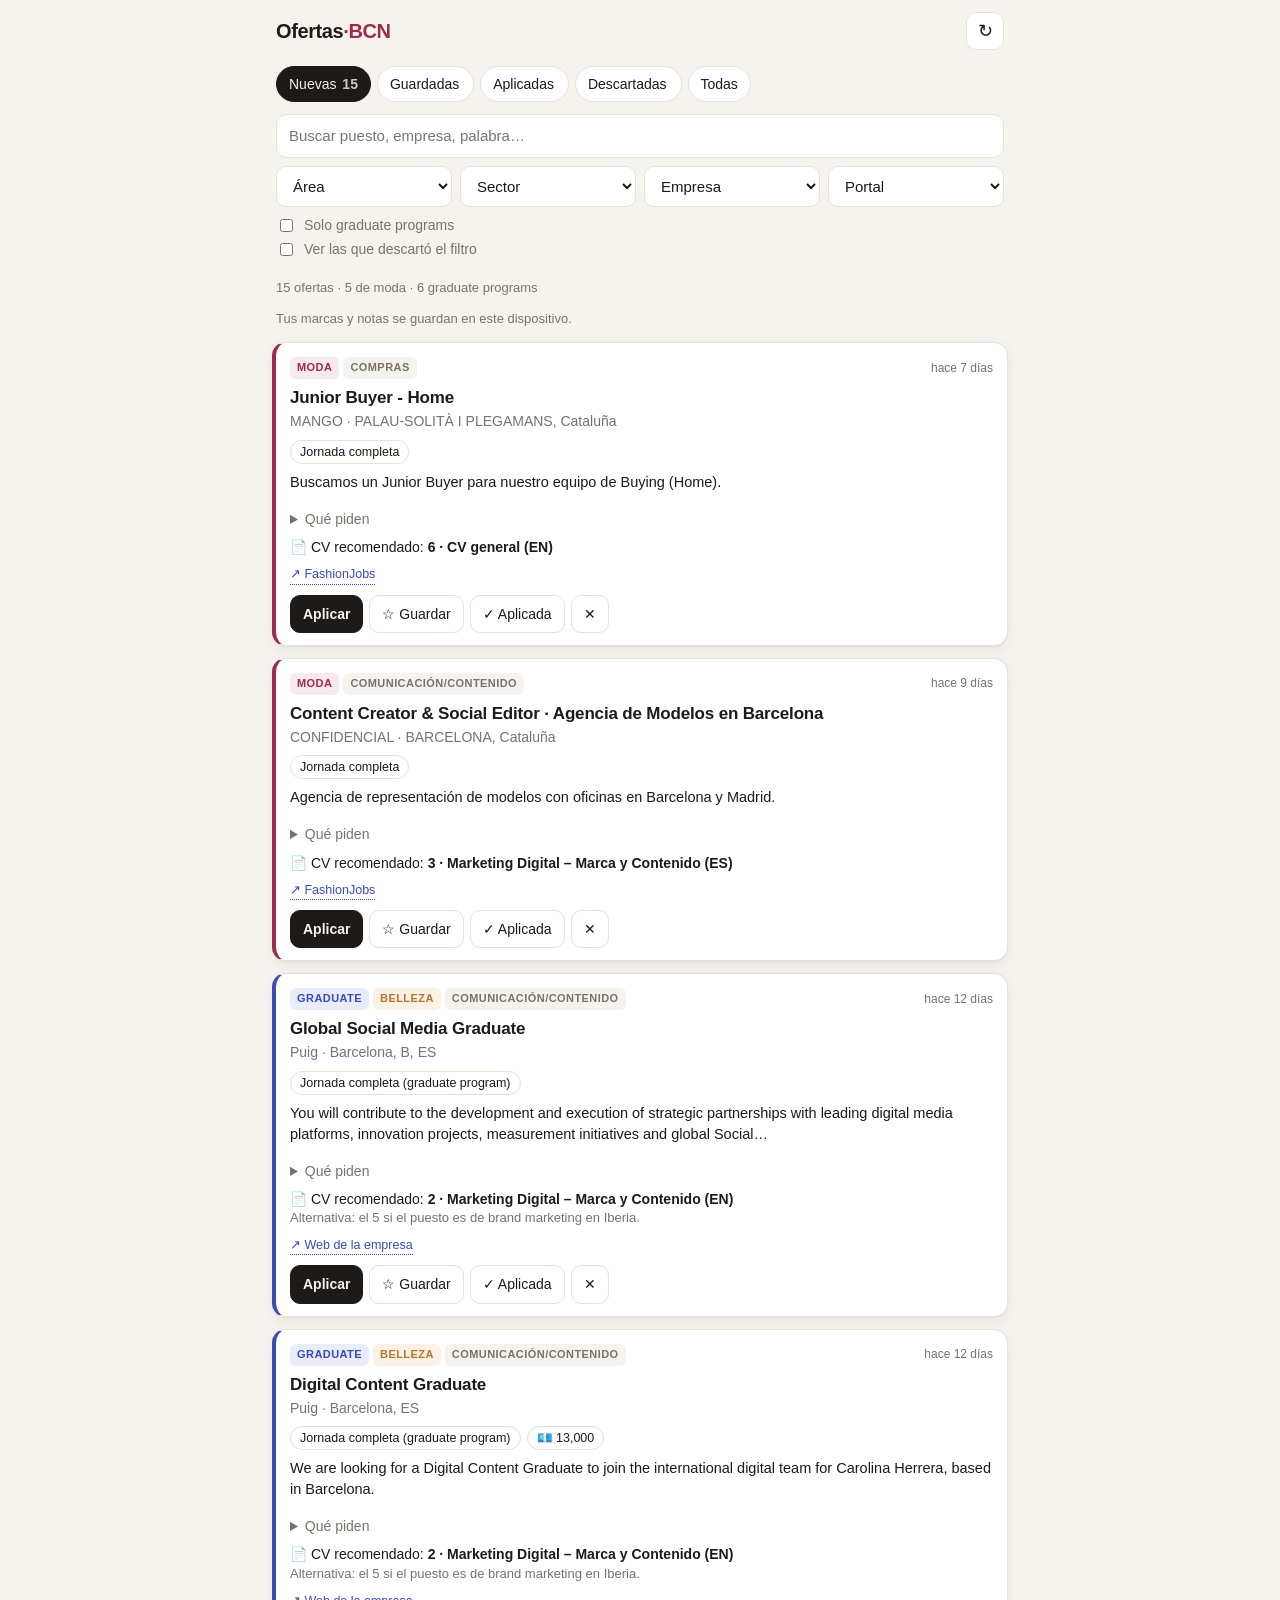
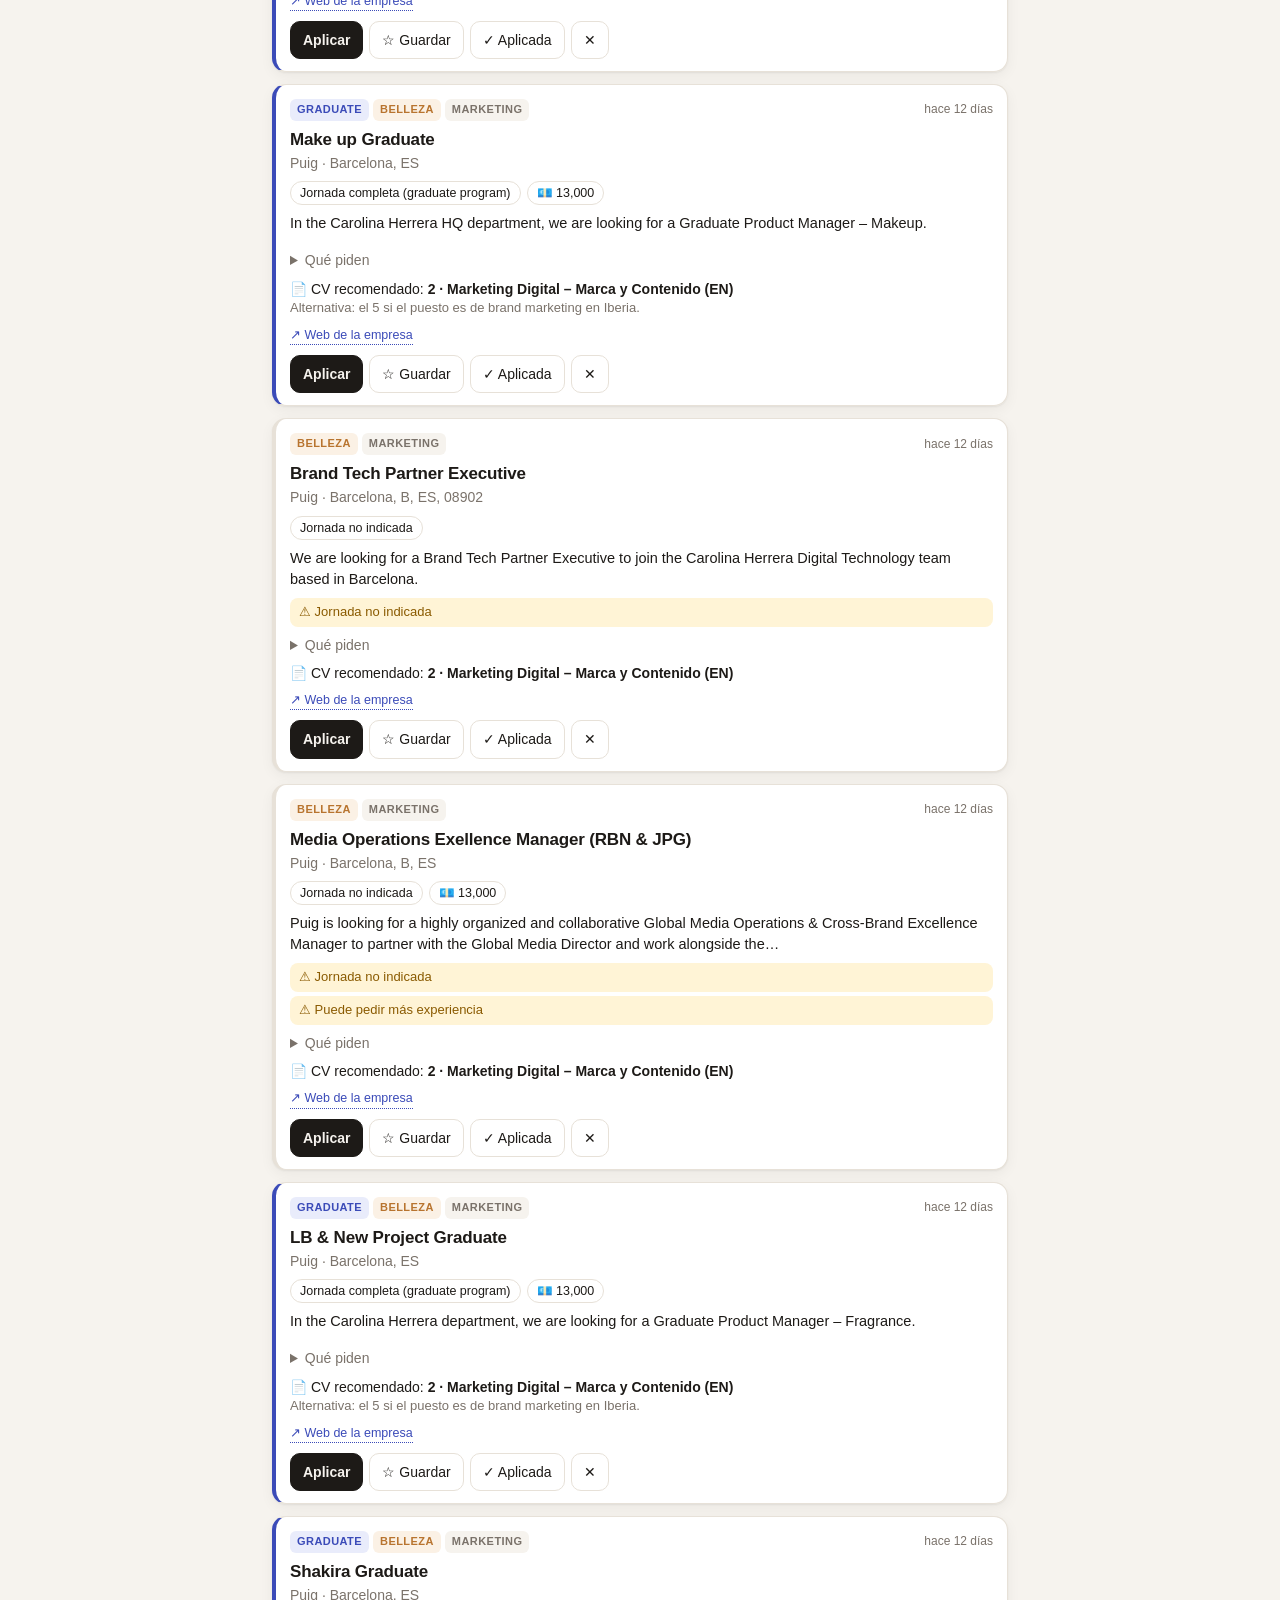
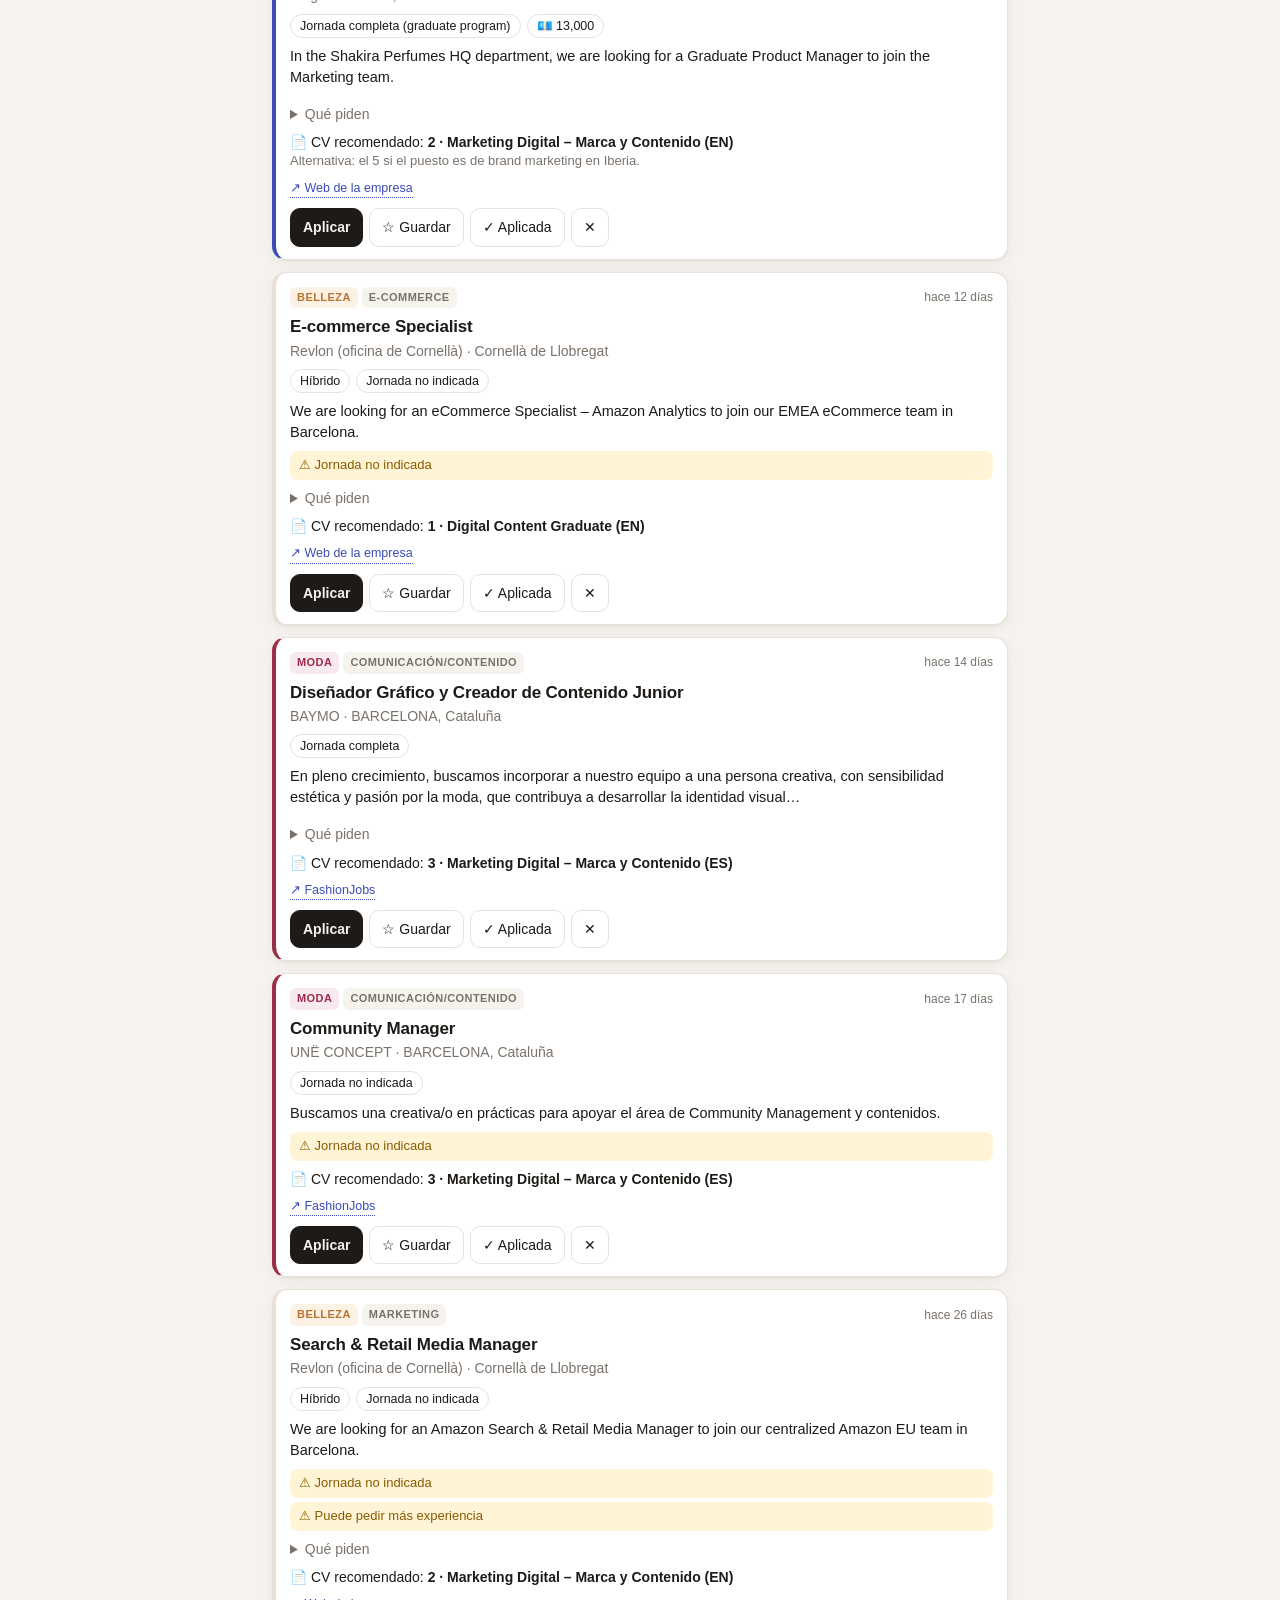
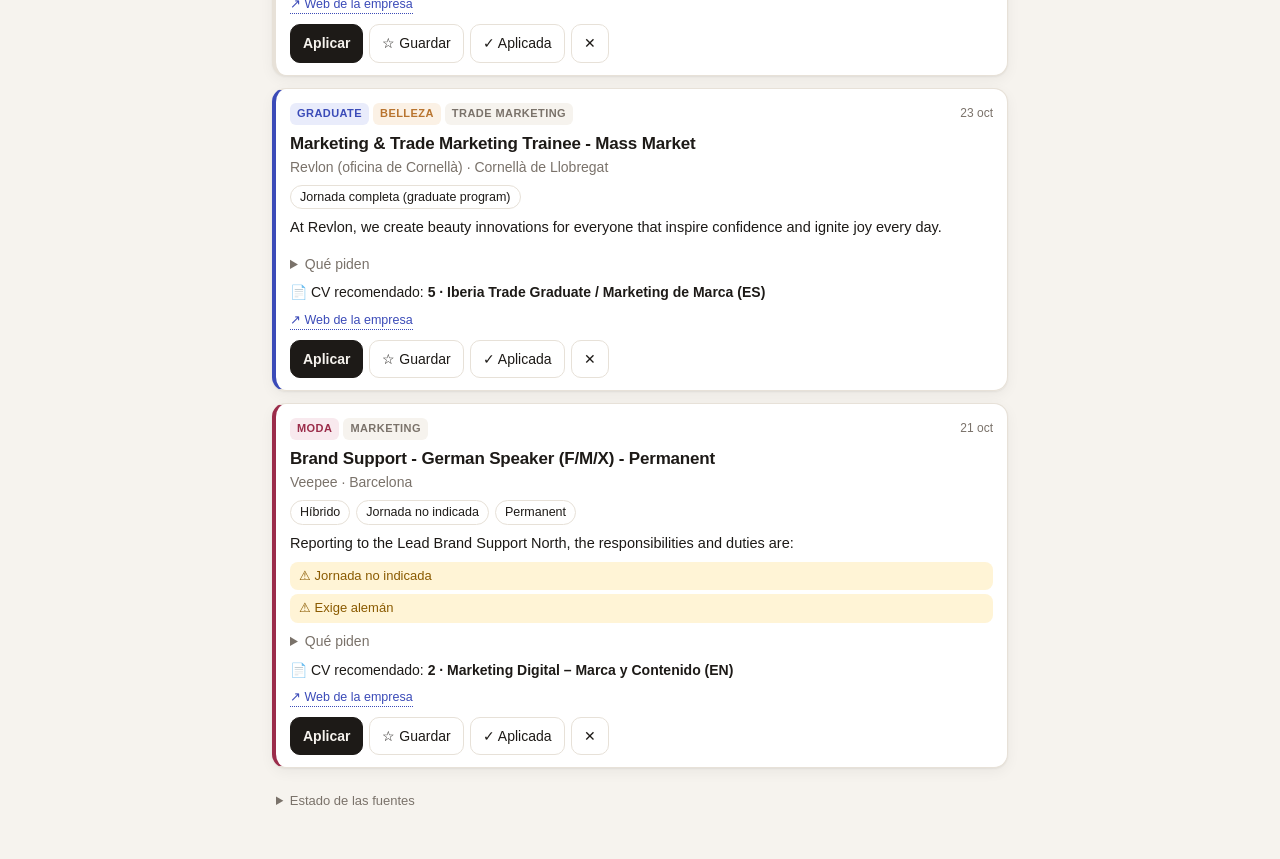
<file: docs/index.html>
<!DOCTYPE html>
<html lang="es">
<head>
  <meta charset="utf-8" />
  <meta name="viewport" content="width=device-width, initial-scale=1, viewport-fit=cover" />
  <meta name="robots" content="noindex, nofollow" />
  <meta name="theme-color" content="#1d1a17" />
  <title>Ofertas · Barcelona</title>
  <link rel="stylesheet" href="style.css" />
  <link rel="icon" href="data:image/svg+xml,<svg xmlns='http://www.w3.org/2000/svg' viewBox='0 0 100 100'><text y='.9em' font-size='90'>👗</text></svg>" />
</head>
<body>
  <div id="app">
    <!-- Aplicación -->
    <section id="main">
      <header class="topbar">
        <div class="brand">Ofertas<span>·BCN</span></div>
        <div class="top-actions">
          <button id="btn-refresh" class="icon-btn" title="Actualizar" aria-label="Actualizar">↻</button>
          
        </div>
      </header>

      <nav class="tabs" id="tabs">
        <button data-tab="nuevas" class="active">Nuevas <b id="c-nuevas"></b></button>
        <button data-tab="guardada">Guardadas <b id="c-guardada"></b></button>
        <button data-tab="aplicada">Aplicadas <b id="c-aplicada"></b></button>
        <button data-tab="descartada">Descartadas <b id="c-descartada"></b></button>
        <button data-tab="todas">Todas</button>
      </nav>

      <div class="filters">
        <input id="f-q" type="search" placeholder="Buscar puesto, empresa, palabra…" />
        <div class="filter-row">
          <select id="f-area"><option value="">Área</option></select>
          <select id="f-sector"><option value="">Sector</option><option>Moda</option><option>Belleza</option></select>
          <select id="f-company"><option value="">Empresa</option></select>
          <select id="f-source"><option value="">Portal</option></select>
        </div>
        <div class="filter-row toggles">
          <label class="toggle"><input id="f-grad" type="checkbox" /> <span>Solo graduate programs</span></label>
          <label class="toggle"><input id="f-rejected" type="checkbox" /> <span>Ver las que descartó el filtro</span></label>
        </div>
      </div>

      <p id="summary-line" class="muted small pad"></p>
      <p class="muted small pad">Tus marcas y notas se guardan en este dispositivo.</p>
      <ul id="list" class="list"></ul>
      <p id="empty" class="muted pad hidden">No hay ofertas con estos filtros.</p>

      <details class="status pad" id="status">
        <summary>Estado de las fuentes</summary>
        <div id="status-body"></div>
      </details>
    </section>
  </div>

  <template id="card-tpl">
    <li class="card">
      <div class="card-top">
        <div class="badges"></div>
        <span class="ago"></span>
      </div>
      <h2 class="title"></h2>
      <p class="company"></p>
      <div class="chips"></div>
      <p class="summary"></p>
      <div class="warnings"></div>
      <details class="reqs"><summary>Qué piden</summary><ul></ul></details>
      <p class="cv"></p>
      <p class="reason"></p>
      <div class="sources"></div>
      <div class="actions">
        <a class="btn primary apply" target="_blank" rel="noopener">Aplicar</a>
        <button class="btn st" data-st="guardada">☆ Guardar</button>
        <button class="btn st" data-st="aplicada">✓ Aplicada</button>
        <button class="btn st" data-st="descartada">✕</button>
      </div>
      <div class="applied hidden">
        <label>CV con el que apliqué
          <select class="cv-used"></select>
        </label>
        <label>Notas
          <textarea class="note" rows="2" placeholder="Fecha, contacto, próximos pasos…"></textarea>
        </label>
      </div>
    </li>
  </template>

  <script type="module" src="app.js"></script>
</body>
</html>
</file>
<file: docs/style.css>
:root {
  --bg: #f6f3ee;
  --card: #ffffff;
  --ink: #1d1a17;
  --muted: #7a726a;
  --line: #e7e1d8;
  --moda: #9b2c4a;
  --moda-soft: #f8e9ee;
  --grad: #3b4bb8;
  --grad-soft: #e9ecfb;
  --belleza: #b8742f;
  --belleza-soft: #fbf1e5;
  --warn: #8a5a00;
  --warn-soft: #fff4d6;
  --ok: #1f7a4d;
  --radius: 14px;
  --shadow: 0 1px 2px rgba(29, 26, 23, .06), 0 4px 14px rgba(29, 26, 23, .05);
  font-family: ui-sans-serif, -apple-system, "Segoe UI", Roboto, "Helvetica Neue", Arial, sans-serif;
}
@media (prefers-color-scheme: dark) {
  :root {
    --bg: #141210; --card: #1f1c19; --ink: #f2ede6; --muted: #a39a90; --line: #33302b;
    --moda-soft: #3a1d26; --grad-soft: #1f2445; --belleza-soft: #3a2b1b; --warn-soft: #3a2f12; --warn: #f0c35a;
    --moda: #e07b97; --grad: #8f9cf0; --belleza: #e0a566;
  }
}
* { box-sizing: border-box; }
html, body { margin: 0; background: var(--bg); color: var(--ink); }
body { font-size: 15px; line-height: 1.45; -webkit-font-smoothing: antialiased; }
.hidden { display: none !important; }
.muted { color: var(--muted); }
.small { font-size: 13px; }
.pad { padding: 0 16px; }
#app { max-width: 760px; margin: 0 auto; padding-bottom: 48px; }

/* Acceso */
.screen { min-height: 100vh; display: grid; place-items: center; padding: 24px; }
.login-card { width: 100%; max-width: 380px; background: var(--card); border-radius: var(--radius); padding: 28px; box-shadow: var(--shadow); }
.login-card h1 { margin: 0 0 6px; font-size: 28px; letter-spacing: -.02em; }
.login-card h1 span, .brand span { color: var(--moda); }
.login-card form { display: grid; gap: 10px; margin-top: 16px; }
input[type=email], input[type=search], select, textarea {
  width: 100%; font: inherit; color: inherit; background: var(--card);
  border: 1px solid var(--line); border-radius: 10px; padding: 10px 12px;
}
textarea { resize: vertical; }

/* Barra superior */
.topbar { position: sticky; top: 0; z-index: 5; display: flex; justify-content: space-between; align-items: center;
  padding: 12px 16px; background: color-mix(in srgb, var(--bg) 92%, transparent); backdrop-filter: blur(8px); }
.icon-btn.text { width: auto; padding: 0 12px; font-size: 14px; }
.brand { font-weight: 750; font-size: 20px; letter-spacing: -.02em; }
.icon-btn { border: 1px solid var(--line); background: var(--card); color: var(--ink); width: 38px; height: 38px;
  border-radius: 10px; font-size: 18px; cursor: pointer; margin-left: 6px; }

.tabs { display: flex; gap: 6px; overflow-x: auto; padding: 4px 16px 8px; scrollbar-width: none; }
.tabs::-webkit-scrollbar { display: none; }
.tabs button { flex: none; border: 1px solid var(--line); background: var(--card); color: var(--ink); border-radius: 999px;
  padding: 7px 12px; font: inherit; font-size: 14px; cursor: pointer; }
.tabs button b { font-weight: 600; color: var(--muted); margin-left: 2px; }
.tabs button.active { background: var(--ink); color: var(--bg); border-color: var(--ink); }
.tabs button.active b { color: inherit; opacity: .8; }

.filters { padding: 4px 16px 6px; display: grid; gap: 8px; }
.filter-row { display: grid; grid-template-columns: 1fr 1fr; gap: 8px; }
@media (min-width: 640px) { .filter-row { grid-template-columns: repeat(4, 1fr); } }
.filter-row.toggles { grid-template-columns: 1fr; gap: 4px; }
.toggle { display: flex; align-items: center; gap: 8px; font-size: 14px; color: var(--muted); }

/* Tarjetas */
.list { list-style: none; margin: 0; padding: 0 12px; display: grid; gap: 12px; }
.card { background: var(--card); border-radius: var(--radius); padding: 14px 14px 12px; box-shadow: var(--shadow);
  border: 1px solid var(--line); border-left: 4px solid var(--line); scroll-margin-top: 80px; }
.card.moda { border-left-color: var(--moda); }
.card.grad { border-left-color: var(--grad); background: linear-gradient(0deg, var(--card), var(--card)) padding-box; }
.card.moda.grad { border-left-color: var(--grad); }
.card.target { outline: 2px solid var(--grad); }
.card.rejected { opacity: .75; }
.card-top { display: flex; justify-content: space-between; align-items: center; gap: 8px; }
.badges { display: flex; flex-wrap: wrap; gap: 4px; }
.badge { font-size: 11px; font-weight: 700; letter-spacing: .04em; text-transform: uppercase; border-radius: 6px; padding: 3px 7px; }
.badge.moda { background: var(--moda-soft); color: var(--moda); }
.badge.belleza { background: var(--belleza-soft); color: var(--belleza); }
.badge.grad { background: var(--grad-soft); color: var(--grad); }
.badge.area { background: var(--bg); color: var(--muted); }
.badge.state { background: var(--ink); color: var(--bg); }
.ago { font-size: 12px; color: var(--muted); white-space: nowrap; }
.title { font-size: 17px; line-height: 1.3; margin: 8px 0 2px; letter-spacing: -.01em; }
.company { margin: 0 0 8px; color: var(--muted); font-size: 14px; }
.chips { display: flex; flex-wrap: wrap; gap: 6px; margin-bottom: 8px; }
.chip { font-size: 12.5px; border: 1px solid var(--line); border-radius: 999px; padding: 2px 9px; }
.summary { margin: 0 0 8px; font-size: 14.5px; }
.warnings { display: grid; gap: 4px; margin-bottom: 8px; }
.warn { background: var(--warn-soft); color: var(--warn); font-size: 13px; border-radius: 8px; padding: 5px 9px; }
.reqs { margin-bottom: 8px; font-size: 14px; }
.reqs summary { cursor: pointer; color: var(--muted); }
.reqs ul { margin: 6px 0 0; padding-left: 18px; }
.cv { margin: 0 0 8px; font-size: 14px; }
.cv b { font-weight: 650; }
.cv .note { display: block; color: var(--muted); font-size: 13px; }
.reason { margin: 0 0 8px; font-size: 13px; color: var(--warn); }
.reason:empty { display: none; }
.sources { display: flex; flex-wrap: wrap; gap: 6px; margin-bottom: 10px; }
.sources a { font-size: 12.5px; color: var(--grad); text-decoration: none; border-bottom: 1px dotted var(--grad); }
.actions { display: flex; gap: 6px; flex-wrap: wrap; }
.btn { font: inherit; font-size: 14px; border: 1px solid var(--line); background: var(--card); color: var(--ink);
  border-radius: 10px; padding: 8px 12px; cursor: pointer; text-decoration: none; display: inline-flex; align-items: center; }
.btn.primary { background: var(--ink); color: var(--bg); border-color: var(--ink); font-weight: 600; }
.btn.st.on { background: var(--grad-soft); border-color: var(--grad); color: var(--grad); font-weight: 600; }
.btn.st[data-st=descartada].on { background: var(--bg); color: var(--muted); border-color: var(--muted); }
.applied { display: grid; gap: 8px; margin-top: 10px; font-size: 13px; color: var(--muted); }
.applied label { display: grid; gap: 4px; }

.status { margin-top: 24px; font-size: 13px; color: var(--muted); }
.status summary { cursor: pointer; }
.status table { width: 100%; border-collapse: collapse; margin-top: 8px; }
.status td { padding: 4px 6px; border-bottom: 1px solid var(--line); vertical-align: top; }
.status .err { color: #b42318; }
code { background: var(--bg); padding: 1px 5px; border-radius: 5px; }
</file>
